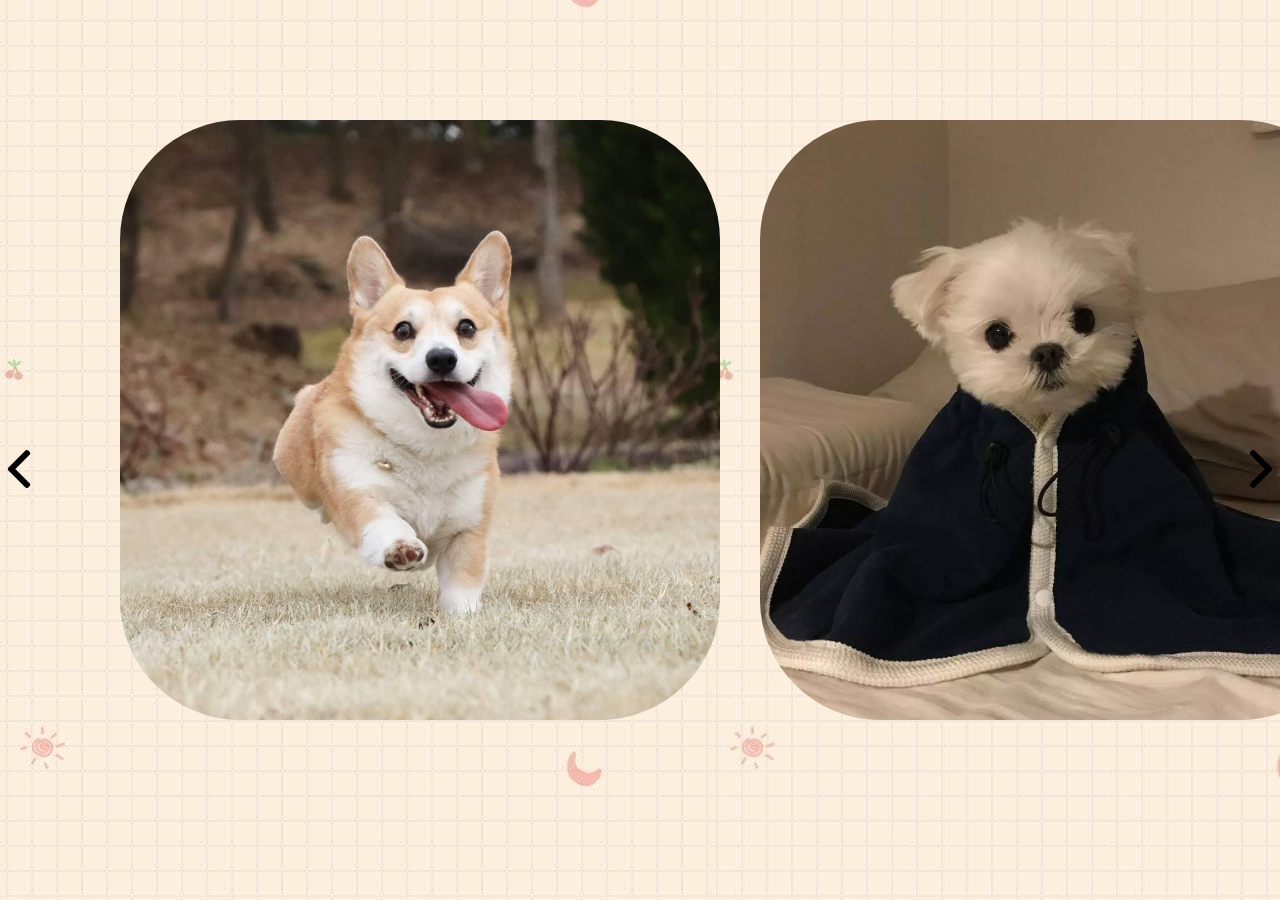
<file: dog.html>
<!DOCTYPE html>
<html lang="en">

<head>
    <meta charset="UTF-8">
    <meta name="viewport" content="width=device-width, initial-scale=1.0">
    <title>狗狗</title>
    <link rel="stylesheet" href="assets/css/dog.css" type="text/css">
    <script src="https://ajax.googleapis.com/ajax/libs/jquery/3.6.0/jquery.min.js"></script>
</head>

<body>
    <div class="container">
        <ul class="dog_box">
            <li><a href="gi.html">
                    <img src="assets/image/corgi.jpg">
                    <div class="mask">
                        <img src="assets/image/iamgi.png">
                    </div>
                </a>
            </li>
            <li><a href="horseear.html"><img src="assets/image/horseear.jpg">
                    <div class="mask">
                        <img src="assets/image/iamear.png">
                    </div>
                </a>
            </li>
            <li><a href="ha.html"><img src="assets/image/ha.jpg">
                    <div class="mask">
                        <img src="assets/image/iamha.png">
                    </div>
                </a>
            </li>
            <li><a href="long.html"><img src="assets/image/long.jpg">
                    <div class="mask">
                        <img src="assets/image/iamlong.png">
                    </div>
                </a>
            </li>
            <li><a href="ice.html"><img src="assets/image/ice.jpg">
                    <div class="mask">
                        <img src="assets/image/iamice.png">
                    </div>
                </a>
            </li>
            <li><a href="boo.html"><img src="assets/image/boo.jpg">
                    <div class="mask">
                        <img src="assets/image/iamboo.png">
                    </div>
                </a>
            </li>
            <li><a href="ff.html"><img src="assets/image/french.jpg">
                    <div class="mask">
                        <img src="assets/image/iamff.png">
                    </div>
                </a>
            </li>
            <li><a href="mix.html"><img src="assets/image/mix.jpg">
                    <div class="mask">
                        <img src="assets/image/iammix.png">
                    </div>
                </a>
            </li>
            <li><a href="shiba.html"><img src="assets/image/shiba.jpg">
                    <div class="mask">
                        <img src="assets/image/iamshi.png">
                    </div>
                </a>
            </li>
            <li><a href="10944135/index.html"><img src="assets/image/me.jpg">
                    <div class="mask">
                        <img src="assets/image/qq.png">
                    </div>
                </a>
            </li>
        </ul>
        <a href="javascript:;" class="right_btn"></a>
        <a href="javascript:;" class="left_btn"></a>
    </div>
    <script src="assets/js/dog.js"></script>
</body>

</html>
</file>
<file: assets/css/dog.css>
* {
    margin: 0;
    padding: 0;
}

body {
    background-image: url("../image/bg.jpg");
}

.container {
    width: 100%;
    height: 100%;
    overflow: hidden;

}

.dog_box {
    position: relative;
    width: 100%;
    left: 0;
    font-size: 0;
    margin: 20px;
}

li {
    position: relative;
    display: inline-block;
    vertical-align: middle;
    text-align: center;
    padding: 100px;
    box-sizing: border-box;
    list-style: none;

}

a img {
    display: block;
    width: 600px;
    height: 600px;
    border-radius: 20%;
}

.mask {
    position: absolute;
    display: block;
    top: 100px;
    left: auto;
    width: 600px;
    height: 600px;
    background: rgba(101, 101, 101, 0.6);
    color: #ffffff;
    border-radius: 20%;
    opacity: 0;
}

.mask img {
  width: 600px;
  height: 600px;
  text-align: center;
    
}

.dog_box li a:hover .mask  {
    opacity: 1;
    transition: 0.5s;
}

.left_btn {
    position: absolute;
    top: 50%;
    left: 0;
    display: block;
    width: 38px;
    height: 38px;
    cursor: pointer;
    background-image: url("../image/left-arrow.png");
    background-repeat: no-repeat;
    background-size: cover;
}

.right_btn {
    position: absolute;
    top: 50%;
    right: 0;
    display: block;
    width: 38px;
    height: 38px;
    cursor: pointer;
    background-image: url("../image/right-arrow.png");
    background-repeat: no-repeat;
    background-size: cover;
}
</file>
